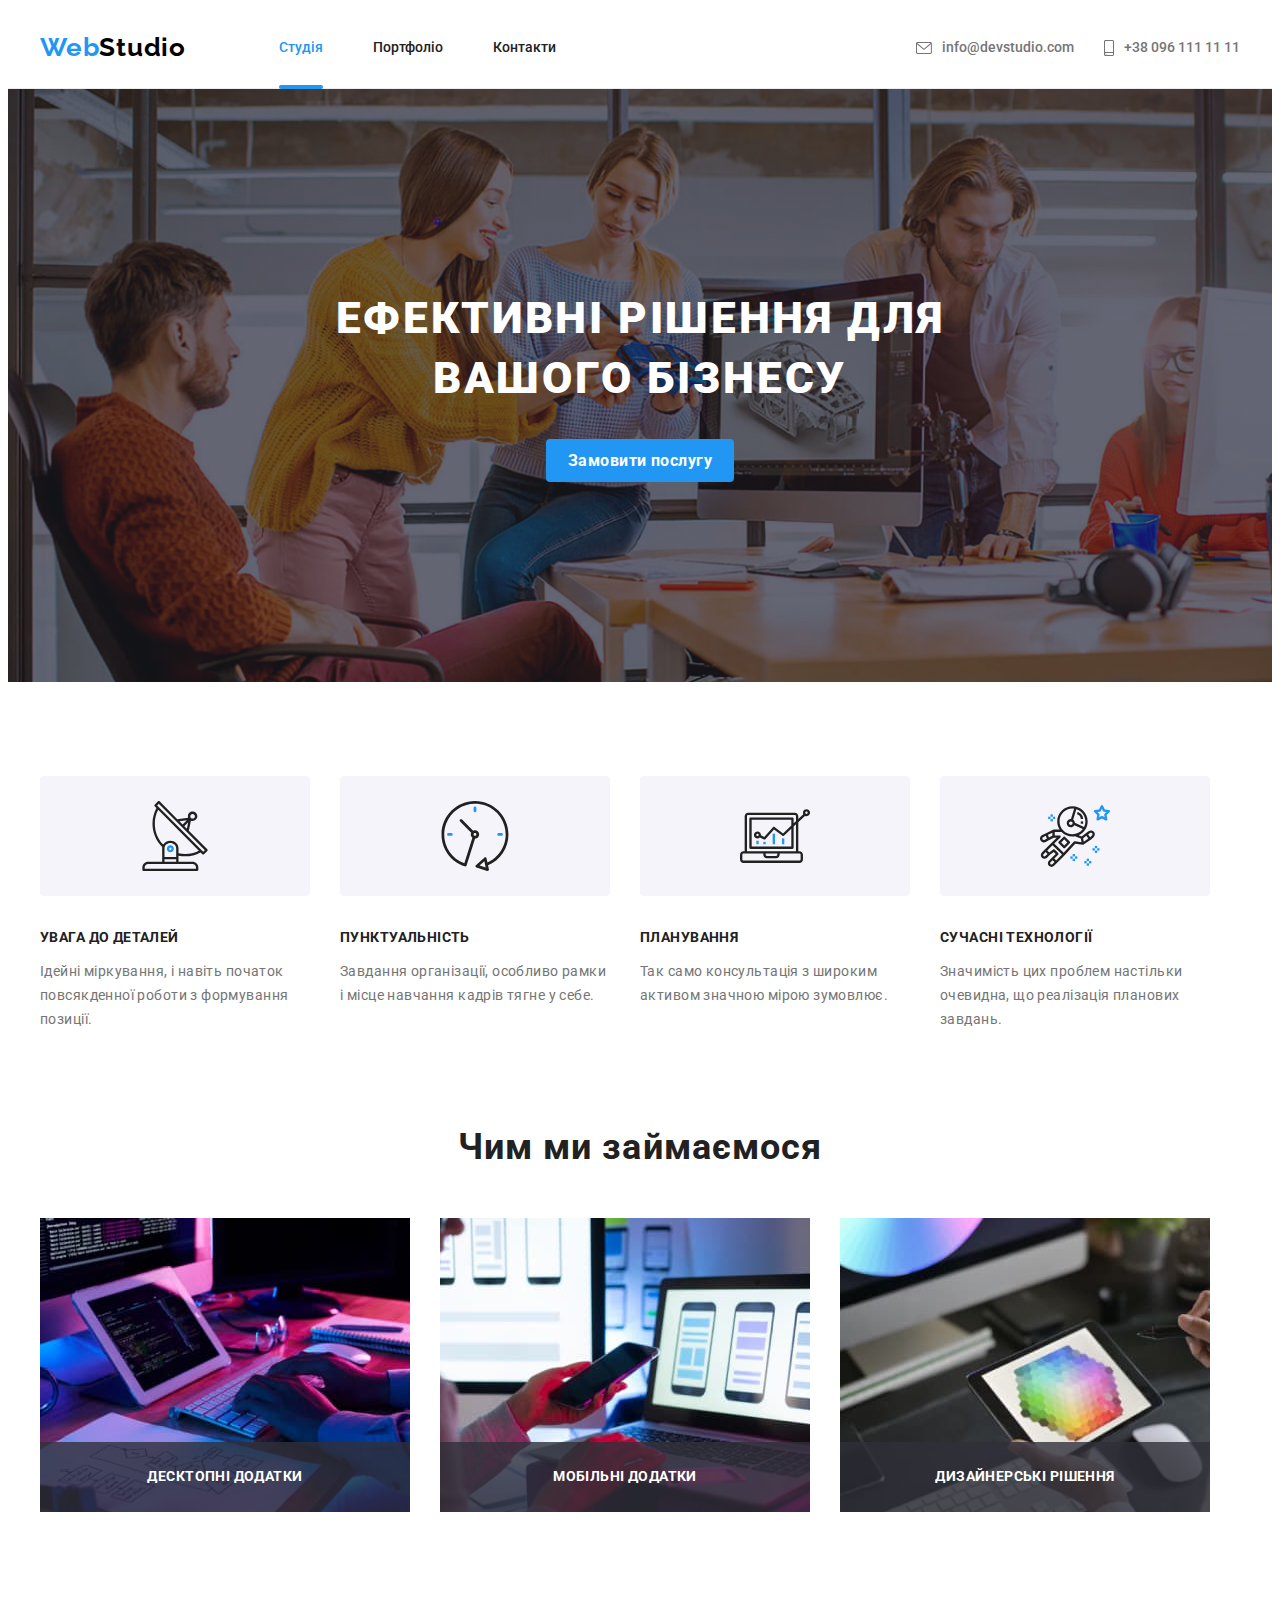
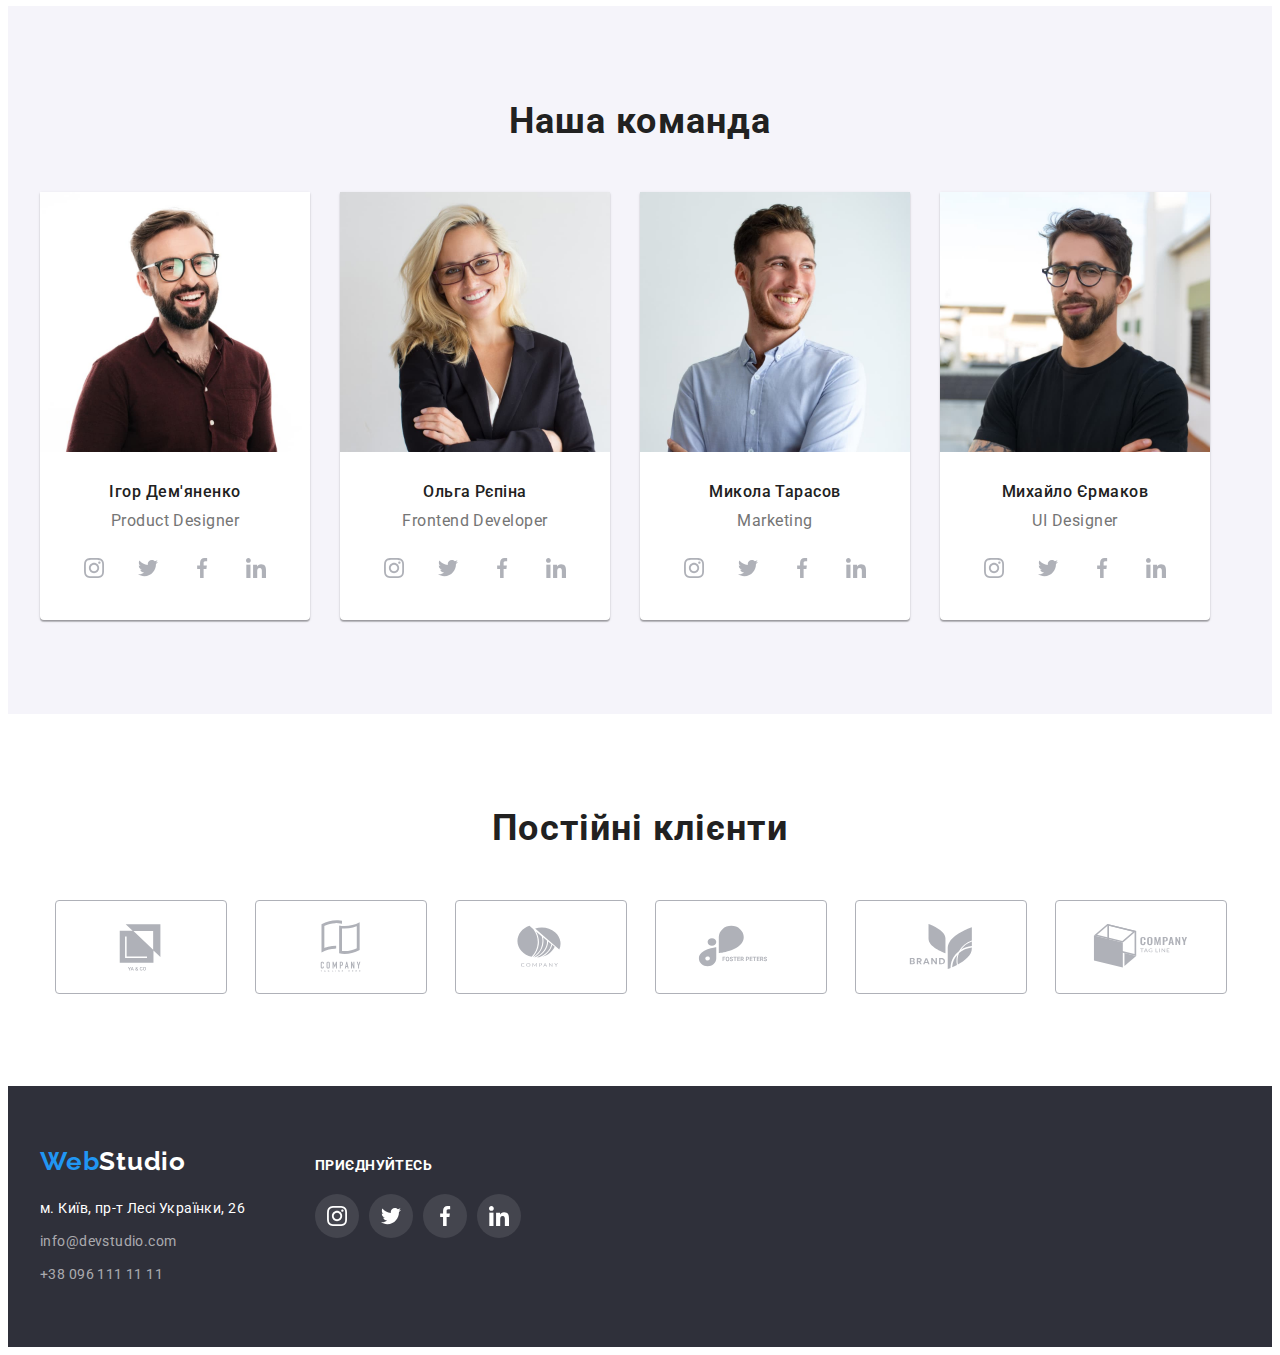
<file: index.html>
<!DOCTYPE html>
<html lang="en">
  <head>
    <meta charset="UTF-8" />
    <meta http-equiv="X-UA-Compatible" content="IE=edge" />
    <meta name="viewport" content="width=device-width, initial-scale=1.0" />
    <link rel="preconnect" href="https://fonts.googleapis.com" />
    <link rel="preconnect" href="https://fonts.gstatic.com" crossorigin />
    <link
      href="https://fonts.googleapis.com/css2?family=Raleway:wght@700&family=Roboto:wght@400;500;700;900&display=swap"
      rel="stylesheet"
    />
    <link
      rel="stylesheet"
      href="https://cdnjs.cloudflare.com/ajax/libs/modern-normalize/1.1.0/modern-normalize.min.css"
      integrity="sha512-wpPYUAdjBVSE4KJnH1VR1HeZfpl1ub8YT/NKx4PuQ5NmX2tKuGu6U/JRp5y+Y8XG2tV+wKQpNHVUX03MfMFn9Q=="
      crossorigin="anonymous"
      referrerpolicy="no-referrer"
    />
    <link rel="stylesheet" href="./css/styles.css" />
    <title>Студія</title>
  </head>
  <body>
    <!-- Header -->
    <header>
      <div class="container container_flex">
        <nav class="navigation">
          <a class="logo link" href="/"
            ><span class="logo_span">Web</span>Studio</a
          >
          <ul class="menu list">
            <li class="menu_item">
              <a class="menu_link link current" href="#studio">Студія</a>
            </li>
            <li class="menu_item">
              <a class="menu_link link" href="./portfolio.html">Портфоліо</a>
            </li>
            <li class="menu_item">
              <a class="menu_link link" href="#contact">Контакти</a>
            </li>
          </ul>
        </nav>
        <ul class="contacts list">
          <li class="contacts_item">
            <a class="contacts_link link" href="mailto:info@devstudio.com"
              ><svg
                class="contacts_img"
                width="16"
                height="12"
                aria-label="пошта"
              >
                <use href="./images/icons.svg#icon-mail"></use>
              </svg>
              info@devstudio.com</a
            >
          </li>
          <li class="contacts_item">
            <a class="contacts_link link" href="tel:+380961111111"
              ><svg
                class="contacts_img"
                width="10"
                height="16"
                aria-label="пошта"
              >
                <use href="./images/icons.svg#icon-smartphone"></use>
              </svg>
              +38 096 111 11 11</a
            >
          </li>
        </ul>
      </div>
    </header>

    <main>
      <!-- Offer -->
      <section class="hero">
        <div class="container">
          <h1 class="hero_title">Ефективні рішення для вашого бізнесу</h1>
          <button class="hero_btn" type="button" data-modal-open>
            Замовити послугу
          </button>
        </div>
      </section>

      <!-- Advantages -->

      <section class="section">
        <div class="container">
          <h2 class="visually-hidden">Наші переваги</h2>
          <ul class="ad_list list">
            <li class="list_item">
              <div class="svg_block">
                <svg class="list_item_icon" width="70" height="70">
                  <use href="./images/icons.svg#icon-antenna"></use>
                </svg>
              </div>

              <h3 class="advantages_title">УВАГА ДО ДЕТАЛЕЙ</h3>
              <p class="advantages_text">
                Ідейні міркування, і навіть початок повсякденної роботи з
                формування позиції.
              </p>
            </li>
            <li class="list_item">
              <div class="svg_block">
                <svg class="list_item_icon" width="70" height="70">
                  <use href="./images/icons.svg#icon-clock"></use>
                </svg>
              </div>
              <h3 class="advantages_title">ПУНКТУАЛЬНІСТЬ</h3>
              <p class="advantages_text">
                Завдання організації, особливо рамки і місце навчання кадрів
                тягне у себе.
              </p>
            </li>
            <li class="list_item">
              <div class="svg_block">
                <svg class="list_item_icon" width="70" height="70">
                  <use href="./images/icons.svg#icon-diagram"></use>
                </svg>
              </div>
              <h3 class="advantages_title">ПЛАНУВАННЯ</h3>
              <p class="advantages_text">
                Так само консультація з широким активом значною мірою зумовлює.
              </p>
            </li>
            <li class="list_item">
              <div class="svg_block">
                <svg class="list_item_icon" width="70" height="70">
                  <use href="./images/icons.svg#icon-astronaut"></use>
                </svg>
              </div>
              <h3 class="advantages_title">СУЧАСНІ ТЕХНОЛОГІЇ</h3>
              <p class="advantages_text">
                Значимість цих проблем настільки очевидна, що реалізація
                планових завдань.
              </p>
            </li>
          </ul>
        </div>
      </section>

      <!-- Work -->

      <section class="work section">
        <div class="container">
          <h2 class="work_title">Чим ми займаємося</h2>
          <ul class="work_img list">
            <li class="work_img_item">
              <div class="work_text">
                <img
                  width="370"
                  height="294"
                  src="images/box_1.jpg"
                  alt="coding"
                />
                <p class="work_text_overlay">Десктопні додатки</p>
              </div>
            </li>
            <li class="work_img_item">
              <div class="work_text">
                <img
                  width="370"
                  height="294"
                  src="images/box_2.jpg"
                  alt="connecting"
                />
                <p class="work_text_overlay">Мобільні додатки</p>
              </div>
            </li>
            <li class="work_img_item">
              <div class="work_text">
                <img
                  width="370"
                  height="294"
                  src="images/box_3.jpg"
                  alt="designing"
                />
                <p class="work_text_overlay">Дизайнерські рішення</p>
              </div>
            </li>
          </ul>
        </div>
      </section>
      <!-- Our team -->

      <section class="team section">
        <div class="container">
          <h2 class="team_header">Наша команда</h2>
          <ul class="team_cards list">
            <li class="team_item">
              <img width="270" height="260" src="images/img_1.jpg" alt="Igor" />
              <div class="team_item_text">
                <h3 class="team_cards_title">Ігор Дем'яненко</h3>
                <p class="team_cards_text">Product Designer</p>

                <ul class="socials list">
                  <li class="socials_item">
                    <a class="socials_link" href="">
                      <svg class="team_cards_icon" width="20" height="20">
                        <use href="./images/icons.svg#icon-instagram"></use>
                      </svg>
                    </a>
                  </li>
                  <li class="socials_item">
                    <a class="socials_link" href="">
                      <svg class="team_cards_icon" width="20" height="20">
                        <use href="./images/icons.svg#icon-twitter"></use>
                      </svg>
                    </a>
                  </li>
                  <li class="socials_item">
                    <a class="socials_link" href="">
                      <svg class="team_cards_icon" width="20" height="20">
                        <use href="./images/icons.svg#icon-facebook"></use>
                      </svg>
                    </a>
                  </li>
                  <li class="socials_item">
                    <a class="socials_link" href="">
                      <svg class="team_cards_icon" width="20" height="20">
                        <use href="./images/icons.svg#icon-linkedin"></use>
                      </svg>
                    </a>
                  </li>
                </ul>
              </div>
            </li>
            <li class="team_item">
              <img width="270" height="260" src="images/img_2.jpg" alt="Olga" />
              <div class="team_item_text">
                <h3 class="team_cards_title">Ольга Рєпіна</h3>
                <p class="team_cards_text">Frontend Developer</p>

                <ul class="socials list">
                  <li class="socials_item">
                    <a class="socials_link" href="">
                      <svg class="team_cards_icon" width="20" height="20">
                        <use href="./images/icons.svg#icon-instagram"></use>
                      </svg>
                    </a>
                  </li>
                  <li class="socials_item">
                    <a class="socials_link" href="">
                      <svg class="team_cards_icon" width="20" height="20">
                        <use href="./images/icons.svg#icon-twitter"></use>
                      </svg>
                    </a>
                  </li>
                  <li class="socials_item">
                    <a class="socials_link" href="">
                      <svg class="team_cards_icon" width="20" height="20">
                        <use href="./images/icons.svg#icon-facebook"></use>
                      </svg>
                    </a>
                  </li>
                  <li class="socials_item">
                    <a class="socials_link" href="">
                      <svg class="team_cards_icon" width="20" height="20">
                        <use href="./images/icons.svg#icon-linkedin"></use>
                      </svg>
                    </a>
                  </li>
                </ul>
              </div>
            </li>
            <li class="team_item">
              <img
                width="270"
                height="260"
                src="images/img_3.jpg"
                alt="Mykola"
              />
              <div class="team_item_text">
                <h3 class="team_cards_title">Микола Тарасов</h3>
                <p class="team_cards_text">Marketing</p>

                <ul class="socials list">
                  <li class="socials_item">
                    <a class="socials_link" href="">
                      <svg class="team_cards_icon" width="20" height="20">
                        <use href="./images/icons.svg#icon-instagram"></use>
                      </svg>
                    </a>
                  </li>
                  <li class="socials_item">
                    <a class="socials_link" href="">
                      <svg class="team_cards_icon" width="20" height="20">
                        <use href="./images/icons.svg#icon-twitter"></use>
                      </svg>
                    </a>
                  </li>
                  <li class="socials_item">
                    <a class="socials_link" href="">
                      <svg class="team_cards_icon" width="20" height="20">
                        <use href="./images/icons.svg#icon-facebook"></use>
                      </svg>
                    </a>
                  </li>
                  <li class="socials_item">
                    <a class="socials_link" href="">
                      <svg class="team_cards_icon" width="20" height="20">
                        <use href="./images/icons.svg#icon-linkedin"></use>
                      </svg>
                    </a>
                  </li>
                </ul>
              </div>
            </li>
            <li class="team_item">
              <img
                width="270"
                height="260"
                src="images/img_4.jpg"
                alt="Myhaiol"
              />
              <div class="team_item_text">
                <h3 class="team_cards_title">Михайло Єрмаков</h3>
                <p class="team_cards_text">UI Designer</p>

                <ul class="socials list">
                  <li class="socials_item">
                    <a class="socials_link" href="">
                      <svg class="team_cards_icon" width="20" height="20">
                        <use href="./images/icons.svg#icon-instagram"></use>
                      </svg>
                    </a>
                  </li>
                  <li class="socials_item">
                    <a class="socials_link" href="">
                      <svg class="team_cards_icon" width="20" height="20">
                        <use href="./images/icons.svg#icon-twitter"></use>
                      </svg>
                    </a>
                  </li>
                  <li class="socials_item">
                    <a class="socials_link" href="">
                      <svg class="team_cards_icon" width="20" height="20">
                        <use href="./images/icons.svg#icon-facebook"></use>
                      </svg>
                    </a>
                  </li>
                  <li class="socials_item">
                    <a class="socials_link" href="">
                      <svg class="team_cards_icon" width="20" height="20">
                        <use href="./images/icons.svg#icon-linkedin"></use>
                      </svg>
                    </a>
                  </li>
                </ul>
              </div>
            </li>
          </ul>
        </div>
      </section>

      <!-- Clients -->

      <section class="clients section">
        <div class="container">
          <h2 class="clients_title">Постійні клієнти</h2>
          <ul class="container_list list">
            <li class="container_list_item">
              <a href="" class="clients_list_link">
                <svg
                  class="clients_list_icon"
                  width="106"
                  height="60"
                  aria-label="YA&CO company"
                  lang="en"
                >
                  <use href="./images/icons.svg#icon-logo_1"></use>
                </svg>
              </a>
            </li>
            <li class="container_list_item">
              <a href="" class="clients_list_link">
                <svg
                  class="clients_list_icon"
                  width="106"
                  height="60"
                  aria-label="Tagline here company"
                  lang="en"
                >
                  <use href="./images/icons.svg#icon-logo_2"></use>
                </svg>
              </a>
            </li>
            <li class="container_list_item">
              <a href="" class="clients_list_link">
                <svg
                  class="clients_list_icon"
                  width="106"
                  height="60"
                  aria-label="Company"
                  lang="en"
                >
                  <use href="./images/icons.svg#icon-logo_3"></use>
                </svg>
              </a>
            </li>
            <li class="container_list_item">
              <a href="" class="clients_list_link">
                <svg
                  class="clients_list_icon"
                  width="106"
                  height="60"
                  aria-label="Foster Peters company"
                  lang="en"
                >
                  <use href="./images/icons.svg#icon-logo_4"></use>
                </svg>
              </a>
            </li>
            <li class="container_list_item">
              <a href="" class="clients_list_link">
                <svg
                  class="clients_list_icon"
                  width="106"
                  height="60"
                  aria-label="Brand company"
                  lang="en"
                >
                  <use href="./images/icons.svg#icon-logo_5"></use>
                </svg>
              </a>
            </li>
            <li class="container_list_item">
              <a href="" class="clients_list_link">
                <svg
                  class="clients_list_icon"
                  width="106"
                  height="60"
                  aria-label="Tag Line company"
                  lang="en"
                >
                  <use href="./images/icons.svg#icon-logo_6"></use>
                </svg>
              </a>
            </li>
          </ul>
        </div>
      </section>
    </main>
    <!-- Footer -->

    <footer>
      <div class="container">
        <div class="main_footer">
          <div class="footer_left">
            <a class="f_logo link" href="/"
              ><span class="logo_span">Web</span>Studio</a
            >
            <address>
              <ul class="f_contacts list">
                <li class="f_contacts_item">
                  <a
                    class="address_contacts adr link"
                    href="https://www.google.com.ua/maps/place/%D0%B1%D1%83%D0%BB%D1%8C%D0%B2%D0%B0%D1%80+%D0%9B%D0%B5%D1%81%D1%96+%D0%A3%D0%BA%D1%80%D0%B0%D1%97%D0%BD%D0%BA%D0%B8,+26,+%D0%9A%D0%B8%D1%97%D0%B2,+02000/@50.4265807,30.5361971,17z/data=!3m1!4b1!4m5!3m4!1s0x40d4cf0e033ecbe9:0x57a4dffefec77da0!8m2!3d50.4265807!4d30.5383858"
                    target="”_blank”"
                    >м. Київ, пр-т Лесі Українки, 26</a
                  >
                </li>
                <li class="f_contacts_item">
                  <a
                    class="address_contacts link"
                    href="mailto:info@devstudio.com"
                    >info@devstudio.com</a
                  >
                </li>
                <li class="f_contacts_item">
                  <a class="address_contacts link" href="tel:+380961111111"
                    >+38 096 111 11 11</a
                  >
                </li>
              </ul>
            </address>
          </div>
          <div class="footer_right">
            <h3 class="footer_subtitle">приєднуйтесь</h3>
            <ul class="footer_socials list">
              <li class="footer_socials_item">
                <a class="footer_socials_link" href="">
                  <svg class="footer_socials_icon" width="20" height="20">
                    <use href="./images/icons.svg#icon-instagram"></use>
                  </svg>
                </a>
              </li>
              <li class="footer_socials_item">
                <a class="footer_socials_link" href="">
                  <svg class="footer_socials_icon" width="20" height="20">
                    <use href="./images/icons.svg#icon-twitter"></use>
                  </svg>
                </a>
              </li>
              <li class="footer_socials_item">
                <a class="footer_socials_link" href="">
                  <svg class="footer_socials_icon" width="20" height="20">
                    <use href="./images/icons.svg#icon-facebook"></use>
                  </svg>
                </a>
              </li>
              <li class="footer_socials_item">
                <a class="footer_socials_link" href="">
                  <svg class="footer_socials_icon" width="20" height="20">
                    <use href="./images/icons.svg#icon-linkedin"></use>
                  </svg>
                </a>
              </li>
            </ul>
          </div>
        </div>
      </div>
    </footer>
    <div class="backdrop is-hidden" data-modal>
      <div class="backdrop_modal">
        <button type="button" class="backdrop_modal_btn" data-modal-close>
          <svg class="backdrop_modal_close" width="18" height="18">
            <use href="./images/icons.svg#icon-close"></use>
          </svg>
        </button>
      </div>
    </div>
    <script src="./js/modal.js"></script>
  </body>
</html>
</file>
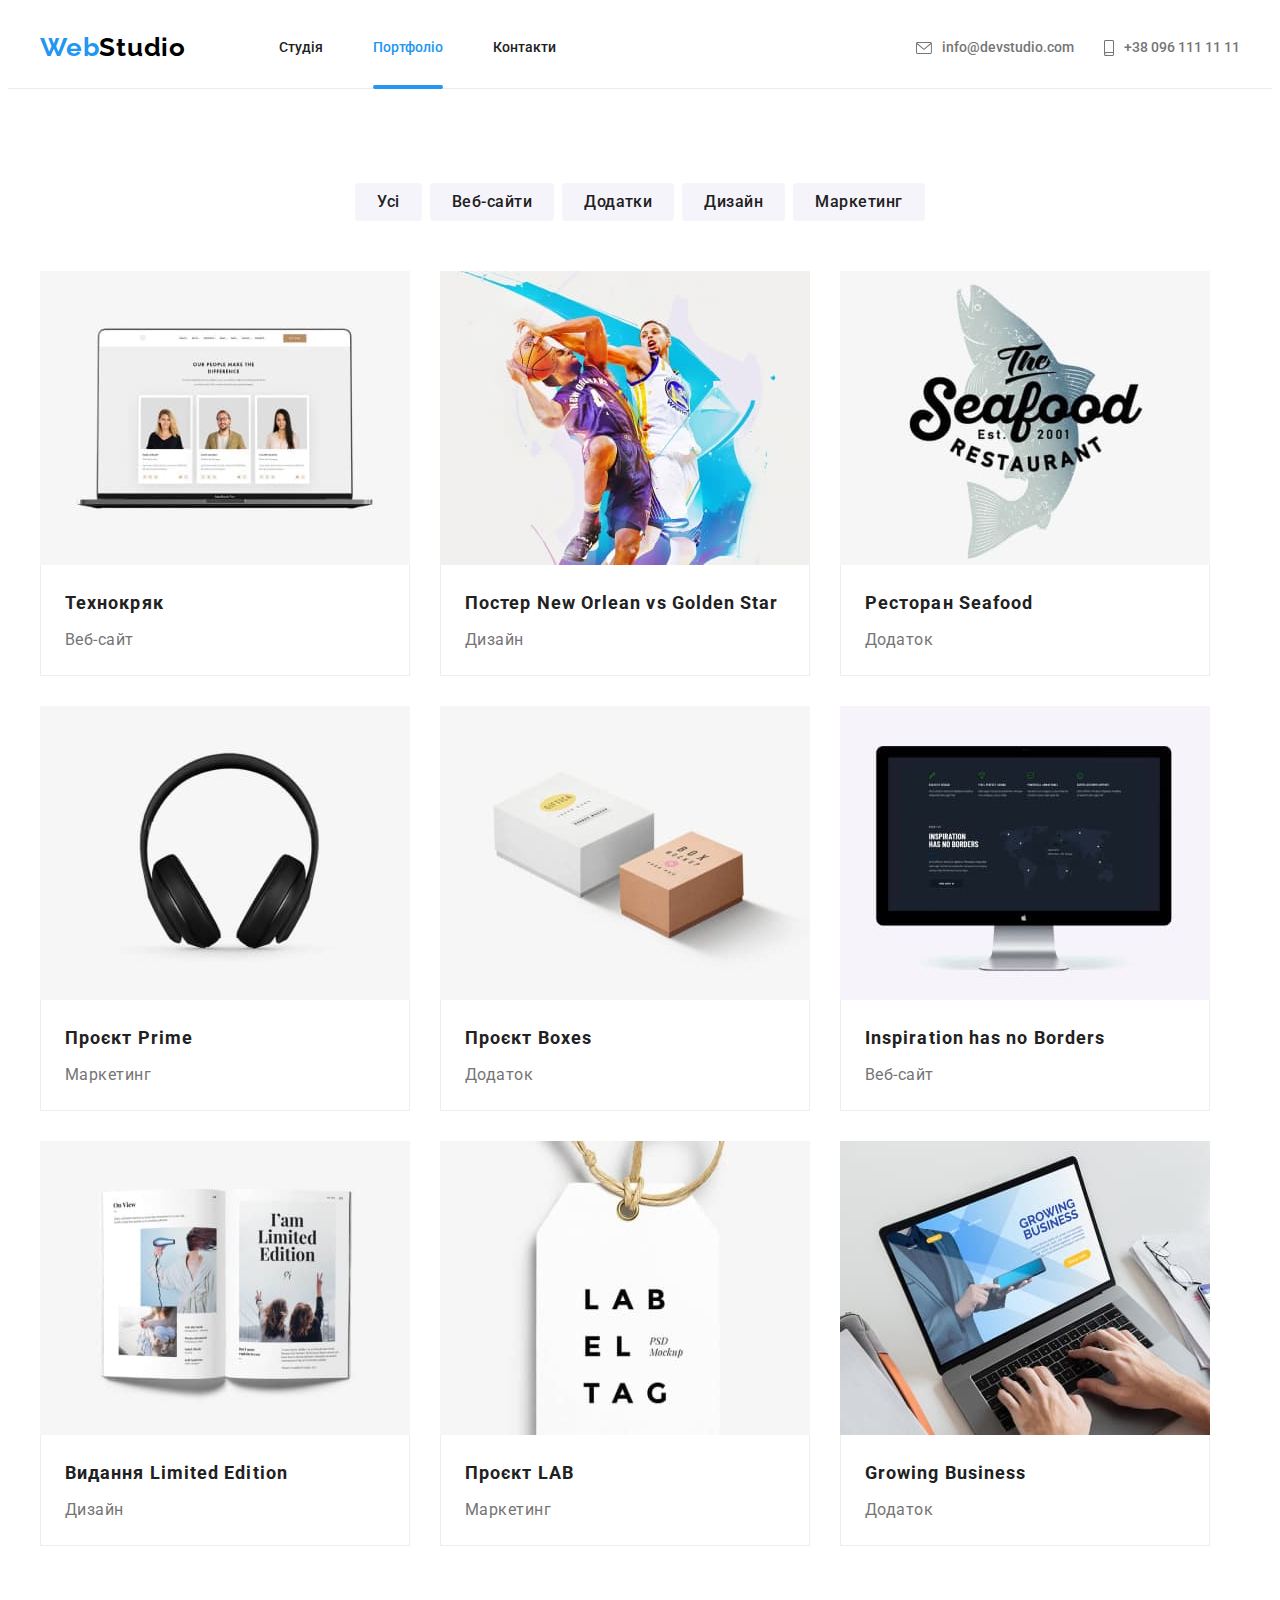
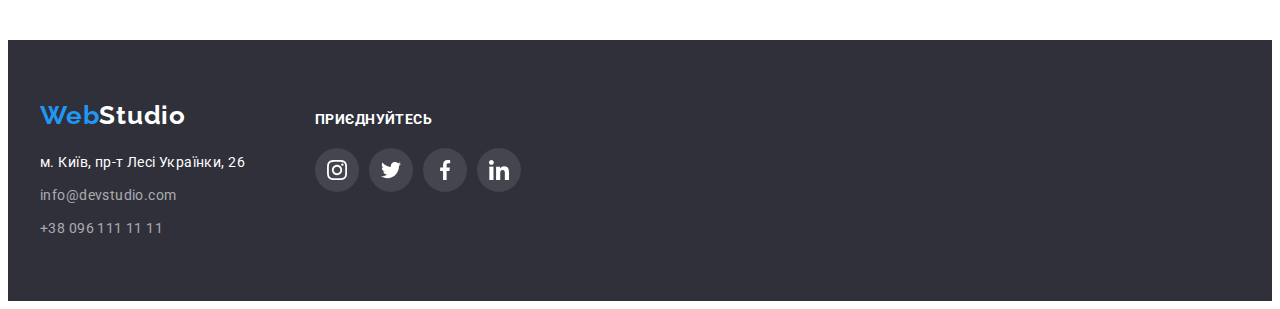
<file: portfolio.html>
<!DOCTYPE html>
<html lang="en">
  <head>
    <meta charset="UTF-8" />
    <meta http-equiv="X-UA-Compatible" content="IE=edge" />
    <meta name="viewport" content="width=device-width, initial-scale=1.0" />
    <link rel="preconnect" href="https://fonts.googleapis.com" />
    <link rel="preconnect" href="https://fonts.gstatic.com" crossorigin />
    <link
      href="https://fonts.googleapis.com/css2?family=Raleway:wght@700&family=Roboto:wght@400;500;700;900&display=swap"
      rel="stylesheet"
    />
    <link
      rel="stylesheet"
      href="https://cdnjs.cloudflare.com/ajax/libs/modern-normalize/1.1.0/modern-normalize.min.css"
      integrity="sha512-wpPYUAdjBVSE4KJnH1VR1HeZfpl1ub8YT/NKx4PuQ5NmX2tKuGu6U/JRp5y+Y8XG2tV+wKQpNHVUX03MfMFn9Q=="
      crossorigin="anonymous"
      referrerpolicy="no-referrer"
    />
    <link rel="stylesheet" href="./css/styles.css" />
    <title>Портфоліо</title>
  </head>
  <body>
    <!-- Header -->
    <header>
      <div class="container container_flex">
        <nav class="navigation">
          <a class="logo link" href="/"
            ><span class="logo_span">Web</span>Studio</a
          >
          <ul class="menu list">
            <li class="menu_item">
              <a class="menu_link link" href="./index.html">Студія</a>
            </li>
            <li class="menu_item">
              <a class="menu_link link current" href="#portfolio">Портфоліо</a>
            </li>
            <li class="menu_item">
              <a class="menu_link link" href="#contact">Контакти</a>
            </li>
          </ul>
        </nav>
        <ul class="contacts list">
          <li class="contacts_item">
            <a class="contacts_link link" href="mailto:info@devstudio.com"
              ><svg
                class="contacts_img"
                width="16"
                height="12"
                aria-label="пошта"
              >
                <use href="./images/icons.svg#icon-mail"></use>
              </svg>
              info@devstudio.com</a
            >
          </li>
          <li class="contacts_item">
            <a class="contacts_link link" href="tel:+380961111111"
              ><svg
                class="contacts_img"
                width="10"
                height="16"
                aria-label="пошта"
              >
                <use href="./images/icons.svg#icon-smartphone"></use>
              </svg>
              +38 096 111 11 11</a
            >
          </li>
        </ul>
      </div>
    </header>

    <main>
      <!-- Buttons -->
      <section class="section">
        <div class="container">
          <h1 class="visually-hidden">Some content</h1>
          <ul class="buttons list">
            <li class="buttons_item">
              <button class="buttons_btn" type="button">Усі</button>
            </li>
            <li class="buttons_item">
              <button class="buttons_btn" type="button">Веб-сайти</button>
            </li>
            <li class="buttons_item">
              <button class="buttons_btn" type="button">Додатки</button>
            </li>
            <li class="buttons_item">
              <button class="buttons_btn" type="button">Дизайн</button>
            </li>
            <li class="buttons_item">
              <button class="buttons_btn" type="button">Маркетинг</button>
            </li>
          </ul>

          <!-- Cards -->

          <ul class="cards list">
            <li class="cards_item">
              <a href="" class="cards_item_link link">
                <div class="cards_underline">
                  <img
                    width="370"
                    height="294"
                    src="images/img_2_1.jpg"
                    alt="#"
                  />
                  <p class="overlay">
                    Ресурс пропонує комплексні пропозиції з різним рівнем
                    функціоналу та сервісів. Все це дозволить відвідувачу
                    отримати вичерпні відомості про компанію чи приватну особу.
                  </p>
                </div>

                <div class="cards_title_class">
                  <h2 class="cards_title">Технокряк</h2>
                  <p class="cards_text">Веб-сайт</p>
                </div>
              </a>
            </li>
            <li class="cards_item">
              <a href="" class="cards_item_link link">
                <div class="cards_underline">
                  <p class="overlay">
                    Ресурс пропонує комплексні пропозиції з різним рівнем
                    функціоналу та сервісів. Все це дозволить відвідувачу
                    отримати вичерпні відомості про компанію чи приватну особу.
                  </p>
                  <img
                    width="370"
                    height="294"
                    src="images/img_2.2.jpg"
                    alt="#"
                  />
                </div>

                <div class="cards_title_class">
                  <h2 class="cards_title">Постер New Orlean vs Golden Star</h2>
                  <p class="cards_text">Дизайн</p>
                </div>
              </a>
            </li>
            <li class="cards_item">
              <a href="" class="cards_item_link link">
                <div class="cards_underline">
                  <p class="overlay">
                    Ресурс пропонує комплексні пропозиції з різним рівнем
                    функціоналу та сервісів. Все це дозволить відвідувачу
                    отримати вичерпні відомості про компанію чи приватну особу.
                  </p>
                  <img
                    width="370"
                    height="294"
                    src="images/img_2.3.jpg"
                    alt="#"
                  />
                </div>
                <div class="cards_title_class">
                  <h2 class="cards_title">Ресторан Seafood</h2>
                  <p class="cards_text">Додаток</p>
                </div>
              </a>
            </li>
            <li class="cards_item">
              <a href="" class="cards_item_link link">
                <div class="cards_underline">
                  <p class="overlay">
                    Ресурс пропонує комплексні пропозиції з різним рівнем
                    функціоналу та сервісів. Все це дозволить відвідувачу
                    отримати вичерпні відомості про компанію чи приватну особу.
                  </p>
                  <img
                    width="370"
                    height="294"
                    src="images/img_2.4.jpg"
                    alt="#"
                  />
                </div>
                <div class="cards_title_class">
                  <h2 class="cards_title">Проєкт Prime</h2>
                  <p class="cards_text">Маркетинг</p>
                </div>
              </a>
            </li>
            <li class="cards_item">
              <a href="" class="cards_item_link link">
                <div class="cards_underline">
                  <p class="overlay">
                    Ресурс пропонує комплексні пропозиції з різним рівнем
                    функціоналу та сервісів. Все це дозволить відвідувачу
                    отримати вичерпні відомості про компанію чи приватну особу.
                  </p>
                  <img
                    width="370"
                    height="294"
                    src="images/img_2.5.jpg"
                    alt="#"
                  />
                </div>
                <div class="cards_title_class">
                  <h2 class="cards_title">Проєкт Boxes</h2>
                  <p class="cards_text">Додаток</p>
                </div>
              </a>
            </li>
            <li class="cards_item">
              <a href="" class="cards_item_link link">
                <div class="cards_underline">
                  <p class="overlay">
                    Ресурс пропонує комплексні пропозиції з різним рівнем
                    функціоналу та сервісів. Все це дозволить відвідувачу
                    отримати вичерпні відомості про компанію чи приватну особу.
                  </p>
                  <img
                    width="370"
                    height="294"
                    src="images/img_2.6.jpg"
                    alt="#"
                  />
                </div>
                <div class="cards_title_class">
                  <h2 class="cards_title">Inspiration has no Borders</h2>
                  <p class="cards_text">Веб-сайт</p>
                </div>
              </a>
            </li>
            <li class="cards_item">
              <a href="" class="cards_item_link link">
                <div class="cards_underline">
                  <p class="overlay">
                    Ресурс пропонує комплексні пропозиції з різним рівнем
                    функціоналу та сервісів. Все це дозволить відвідувачу
                    отримати вичерпні відомості про компанію чи приватну особу.
                  </p>
                  <img
                    width="370"
                    height="294"
                    src="images/img_2.7.jpg"
                    alt="#"
                  />
                </div>
                <div class="cards_title_class">
                  <h2 class="cards_title">Видання Limited Edition</h2>
                  <p class="cards_text">Дизайн</p>
                </div>
              </a>
            </li>
            <li class="cards_item">
              <a href="" class="cards_item_link link">
                <div class="cards_underline">
                  <p class="overlay">
                    Ресурс пропонує комплексні пропозиції з різним рівнем
                    функціоналу та сервісів. Все це дозволить відвідувачу
                    отримати вичерпні відомості про компанію чи приватну особу.
                  </p>
                  <img
                    width="370"
                    height="294"
                    src="images/img_2.8.jpg"
                    alt="#"
                  />
                </div>
                <div class="cards_title_class">
                  <h2 class="cards_title">Проєкт LAB</h2>
                  <p class="cards_text">Маркетинг</p>
                </div>
              </a>
            </li>
            <li class="cards_item">
              <a href="" class="cards_item_link link">
                <div class="cards_underline">
                  <img
                    width="370"
                    height="294"
                    src="images/img_2.9.jpg"
                    alt="#"
                  />
                  <p class="overlay">
                    Ресурс пропонує комплексні пропозиції з різним рівнем
                    функціоналу та сервісів. Все це дозволить відвідувачу
                    отримати вичерпні відомості про компанію чи приватну особу.
                  </p>
                </div>
                <div class="cards_title_class">
                  <h2 class="cards_title">Growing Business</h2>
                  <p class="cards_text">Додаток</p>
                </div>
              </a>
            </li>
          </ul>
        </div>
      </section>
    </main>

    <!-- Footer -->
    <footer>
      <div class="container">
        <div class="main_footer">
          <div class="footer_left">
            <a class="f_logo link" href="/"
              ><span class="logo_span">Web</span>Studio</a
            >
            <address>
              <ul class="f_contacts list">
                <li class="f_contacts_item">
                  <a
                    class="address_contacts adr link"
                    href="https://www.google.com.ua/maps/place/%D0%B1%D1%83%D0%BB%D1%8C%D0%B2%D0%B0%D1%80+%D0%9B%D0%B5%D1%81%D1%96+%D0%A3%D0%BA%D1%80%D0%B0%D1%97%D0%BD%D0%BA%D0%B8,+26,+%D0%9A%D0%B8%D1%97%D0%B2,+02000/@50.4265807,30.5361971,17z/data=!3m1!4b1!4m5!3m4!1s0x40d4cf0e033ecbe9:0x57a4dffefec77da0!8m2!3d50.4265807!4d30.5383858"
                    target="”_blank”"
                    >м. Київ, пр-т Лесі Українки, 26</a
                  >
                </li>
                <li class="f_contacts_item">
                  <a
                    class="address_contacts link"
                    href="mailto:info@devstudio.com"
                    >info@devstudio.com</a
                  >
                </li>
                <li class="f_contacts_item">
                  <a class="address_contacts link" href="tel:+380961111111"
                    >+38 096 111 11 11</a
                  >
                </li>
              </ul>
            </address>
          </div>
          <div class="footer_right">
            <h3 class="footer_subtitle">приєднуйтесь</h3>
            <ul class="footer_socials list">
              <li class="footer_socials_item">
                <a class="footer_socials_link" href="">
                  <svg class="footer_socials_icon" width="20" height="20">
                    <use href="./images/icons.svg#icon-instagram"></use>
                  </svg>
                </a>
              </li>
              <li class="footer_socials_item">
                <a class="footer_socials_link" href="">
                  <svg class="footer_socials_icon" width="20" height="20">
                    <use href="./images/icons.svg#icon-twitter"></use>
                  </svg>
                </a>
              </li>
              <li class="footer_socials_item">
                <a class="footer_socials_link" href="">
                  <svg class="footer_socials_icon" width="20" height="20">
                    <use href="./images/icons.svg#icon-facebook"></use>
                  </svg>
                </a>
              </li>
              <li class="footer_socials_item">
                <a class="footer_socials_link" href="">
                  <svg class="footer_socials_icon" width="20" height="20">
                    <use href="./images/icons.svg#icon-linkedin"></use>
                  </svg>
                </a>
              </li>
            </ul>
          </div>
        </div>
      </div>
    </footer>
  </body>
</html>
</file>
<file: css/styles.css>
/* main color #212121
additional color #757575; #fff; #F5F4FA; rgba(255, 255, 255, 0.6)
logo #000
bg #fff; #2F303A;
accent color #2196F3 */

:root{
    --main-color: #212121;
    --add-color-1: #757575;
    --add-color-2: #fff;
    --add-color-3: #F5F4FA;
    --add-color-4: rgba(255, 255, 255, 0.6);
    --logo-color: #000;
    --main-bg-color: #fff;
    --add-bg-color: #C4C4C4;
    --add-bg-color-2: #2F303A;
    --accent-color: #2196F3;
    --header-border: #ECECEC;
    --border-color: #EEEEEE;
    --icon-color: #AFB1B8;
    --icon-bg: rgba(255, 255, 255, 0.1);
    --label-bg: rgba(47, 48, 58, 0.8);
    --transition-el: 250ms cubic-bezier(0.4, 0, 0.2, 1);
    --cargs-bg: rgba(33, 150, 243, 0.9);
    --overlay: rgba(0, 0, 0, 0.2);
    --btn-border: rgba(0, 0, 0, 0.1);
}
@import url('https://fonts.googleapis.com/css2?family=Raleway:wght@700&display=swap');
@import url('https://fonts.googleapis.com/css2?family=Roboto:wght@500&display=swap');

h1,
h2,
h3,
h4,
h5,
h6,
p {
    margin-top: 0;
    margin-bottom: 0;
}

ul,
ol {
    margin-top: 0;
    margin-bottom: 0;
    padding-left: 0;
}

img {
    display: block;
    max-width: 100%;
    height: auto;
}

.list{
    list-style: none;
}
.link{
    text-decoration: none;
}
.section{
    padding-top: 94px;
    padding-bottom: 94px;
}
body{
    font-family: 'Roboto', sans-serif;
}
button{
cursor: pointer;
}
.container{
    width: 1200px;
    margin-left: auto;
    margin-right: auto;
    padding-left: 15px;
    padding-right: 15px;
}
.container_flex{
    display: flex;
    align-items: center;
    justify-content: space-between;
}

/*  Common header */

header{
    border-bottom: 1px solid var(--header-border);
}
.navigation{
    display: flex;
    align-items: center;
}
.logo{
    font-family: 'Raleway', sans-serif;
    font-weight: 700;
    color: var(--logo-color);
    font-size: 26px;
    line-height: 1.19;
    letter-spacing: 0.03em;
    padding: 24px 0 25px 0;
    margin-right: 93px;
    align-items: center;
}
.logo_span{
    color: var(--accent-color);
}
.menu{
    display: flex;
    column-gap: 50px;
}
.menu_item:not(:last-child){
    column-gap: 50px;
}
.menu_item{
    display: flex;
}
.menu_link{
    position: relative;
    padding: 32px 0;
    color: var(--main-color);
    font-size: 14px;
    line-height: 1.14;
    font-weight: 500;
    display: block;
    transition: color var(--transition-el);
}
.menu_link:hover,
.menu_link:focus{
    color: var(--accent-color);
}
.menu_link.current::after{
    position: absolute;
    content: "";
    width: 100%;
    height: 4px;
    bottom: -1px;
    left: 0;
    background: var(--accent-color);
    display: block;
    border-radius: 2px;
}
.current{
    color: var(--accent-color);
}
.contacts{
    display: flex;
}
.contacts_link{
    display: flex;
    align-items: center;
    color: var(--add-color-1);
    font-size: 14px;
    line-height: 1.14;
    font-weight: 500;
    width: 100%;
    height: 100%;
    transition: color var(--transition-el);
}
.contacts_item{
    display: flex; 
    align-items: center;
}
.contacts_img{
    margin-right: 10px;
    fill: var(--add-color-1);
    transition: fill var(--transition-el);
}
.contacts_item:first-child{
    margin-right: 30px;
}
.contacts_link:hover,
.contacts_link:focus{
    color: var(--accent-color);
}
.contacts_link:hover .contacts_img,
.contacts_link:focus .contacts_img {
    fill: var(--accent-color);
}

/* Portfolio body */

.visually-hidden {
    position: absolute;
    width: 1px;
    height: 1px;
    margin: -1px;
    border: 0;
    padding: 0;
    white-space: nowrap;
    clip-path: inset(100%);
    clip: rect(0 0 0 0);
    overflow: hidden;
}
.buttons{
    display: flex;
    align-items: center;
    justify-content: center;
    margin-bottom: 50px;
    column-gap: 8px;
}
.buttons_item:not(:last-child){
    column-gap: 8px;
}
.buttons_btn{
    color: var(--main-color);
    background-color: var(--add-color-3);
    border: none;
    font-family: 'Roboto';
    font-weight: 500;
    font-size: 16px;
    line-height: 1.63;
    text-align: center;
    letter-spacing: 0.03em;
    padding: 6px 22px;
    cursor: pointer;
    border-radius: 4px;
    transition: color var(--transition-el), background-color var(--transition-el), box-shadow var(--transition-el);
}
.buttons_btn:hover,
.buttons_btn:focus{
    color: var(--add-color-2);
    background-color: var(--accent-color);
    box-shadow: 0px 3px 1px rgba(0, 0, 0, 0.1),
    0px 1px 2px rgba(0, 0, 0, 0.08),
    0px 2px 2px rgba(0, 0, 0, 0.12);
}
.cards{
    display: flex;
    flex-wrap: wrap;
    gap: 30px;
}
.cards_title_class{
    padding: 20px 24px;
    border-left: 1px solid var(--border-color);
    border-bottom: 1px solid var(--border-color);
    border-right: 1px solid var(--border-color);
}
.cards_title{
    font-weight: 700;
    font-size: 18px;
    line-height: 2;
    letter-spacing: 0.06em;
    color: var(--main-color);
    margin-bottom: 4px;
}
.cards_text{
    font-size: 16px;
    line-height: 1.88;
    letter-spacing: 0.03em;
    color: var(--add-color-1);
    font-weight: 400;
}
.cards_item_link{
    display: block;
    transition: box-shadow var(--transition-el) ;
}
.cards_item_link:hover,
.cards_item_link:focus{
    box-shadow: 0px 1px 1px rgba(0, 0, 0, 0.12),
    0px 4px 4px rgba(40, 26, 26, 0.06),
    1px 4px 6px rgba(0, 0, 0, 0.16);
}
.cards_underline{
    position: relative;
    overflow: hidden;
}
.overlay{
    position: absolute;
    top: 0;
    left: 0;
    width: 100%;
    height: 100%;
    color: rgb(255, 255, 255);
    padding: 63px 24px;
    background-color: var(--cargs-bg);
    transform: translateY(100%);
    transition: transform var(--transition-el);
    font-weight: 400;
    font-size: 18px;
    line-height: 1.6;
    letter-spacing: 0.03em;
    
}
.cards_item_link:hover .overlay,
.cards_item_link:focus .overlay{
    transform: translateY(0%);
}
/* Common footer */

footer{
    background-color: var(--add-bg-color-2);
    padding: 60px 0;
}
.main_footer{
    display: flex;
    align-items: baseline;
}
.footer_left{
    margin-right: 70px;
}
.f_logo{
    font-family: 'Raleway',
    sans-serif;
    font-weight: 700;
    color: var(--add-color-2);
    font-size: 26px;
    line-height: 1.19;
    letter-spacing: 0.03em;
    display: block;
    margin-bottom: 20px;
}
address{
    font-style: normal;
}

.address_contacts{
    font-size: 14px;
    line-height: 1.71;
    letter-spacing: 0.03em;
    color: var(--add-color-4);
    transition: color var(--transition-el);
}
.f_contacts_item:not(:last-child){
    margin-bottom: 9px;
}
.adr{
    font-size: 14px;
    line-height: 1.71; 
    letter-spacing: 0.03em;
    color: var(--add-color-2);
}
.address_contacts:hover, 
.address_contacts:focus{
    color: var(--accent-color);
}
.footer_subtitle{
    font-weight: 700;
    font-size: 14px;
    line-height: 1.14;
    letter-spacing: 0.03em;
    text-transform: uppercase;
    color: var(--add-color-2);
    margin-bottom: 20px;
}
.footer_socials{
    display: flex;
    align-items: center;
    column-gap: 10px;
}
.footer_socials_item{
    width: 44px;
    height: 44px;
}
.footer_socials_link{
    display: flex;
    justify-content: center;
    align-items: center;
    border-radius: 50%;
    width: 100%;
    height: 100%;
    background-color: var(--icon-bg);
    transition: background-color var(--transition-el);
}

.footer_socials_icon{
    fill: var(--add-color-2);
}
.footer_socials_link:hover,
.footer_socials_link:focus{
    background-color: var(--accent-color);
}

/* Studio offer */

.hero{
    max-width: 1600px;
   background-color: var(--add-bg-color); 
   background-image: linear-gradient(rgba(47, 48, 58, 0.4), rgba(47, 48, 58, 0.4)), url(../images/Img.jpg);
   background-repeat: no-repeat;
   background-position: 50% 5   0%;
   background-size: cover;
   text-align: center;
   padding: 200px 0;
   margin: 0 auto;
}
.hero_title{
    color: var(--add-color-2);
    width: 695px;
    font-size: 44px;
    line-height: 1.36;
    margin: 0 auto 30px;
    letter-spacing: 0.06em;
    font-weight: 900;
    text-transform: uppercase;
}

.hero_btn{
    color: var(--add-color-2);
    background-color: var(--accent-color);
    border: none;
    font-family: 'Roboto';
    font-size: 16px;
    line-height: 1.98;
    letter-spacing: 0.03em;
    padding: 6px 22px;
    font-weight: 700;
    border-radius: 4px;
}

/* Advantages */

.ad_list{
    display: flex;
    column-gap: 30px;
}
.list_item{
    width: 270px;
}
.svg_block{
    width: 270px;
    height: 120px;
    background: var(--add-color-3);
    border-radius: 4px;
    display: flex;
    justify-content: center;
    align-items: center;
    margin-bottom: 30px;
}
.list_item:not(:last-child){
    column-gap: 30px;
}
.advantages_title{
    font-size: 14px;
    line-height: 1.71;
    letter-spacing: 0.03em;
    color: var(--main-color);
    font-weight: 700;
    margin-bottom: 10px;
}
.advantages_text{
   font-size: 14px;
    line-height: 1.71;
    letter-spacing: 0.03em;
    color: var(--add-color-1); 
    font-weight: 400;
}

/*  Work */

.work{
    text-align: center;
    padding-top: 0;
}
.work_img{
    display: flex;
    column-gap: 30px;
}
.work_img_item:not(:last-child){
    column-gap: 30px;
}
.work_title{
    font-size: 36px;
    line-height: 1.17;
    letter-spacing: 0.03em;
    color: var(--main-color);
    font-weight: 700;
    margin-bottom: 50px;
}
.work_text{
    position: relative;
}
.work_text_overlay{
    position: absolute;
    display: flex;
    justify-content: center;
    align-items: center;
    font-weight: 700;
    font-size: 14px;
    line-height: 1.14;
    letter-spacing: 0.03em;
    text-transform: uppercase;
    color: var(--add-color-2);
    bottom: 0;
    left: 0;
    width: 100%;
    height: 70px;
    background-color: var(--label-bg);
}
/* Our team */
.team{
    background-color: var(--add-color-3);
    text-align: center;
}
.team_header{
    font-size: 36px;
    line-height: 1.17;
    letter-spacing: 0.03em;
    color: var(--main-color);
    font-weight: 700;
    margin-bottom: 50px;
}
.team_cards{
    display: flex;
    column-gap: 30px;
}
.team_item{
    background-color: var(--add-color-2);
    column-gap: 30px;
    box-shadow: 0px 1px 3px rgba(0, 0, 0, 0.12),
    0px 1px 1px rgba(0, 0, 0, 0.14),
    0px 2px 1px rgba(0, 0, 0, 0.2);
    border-radius: 0px 0px 4px 4px;
}
.socials_item{
    width: 44px;
    height: 44px;
}
.socials_link{
    display: flex;
    justify-content: center;
    align-items: center;
    border-radius: 50%;
    width: 100%;
    height: 100%;
    background-color: transparent;
    transition: background-color var(--transition-el);
}
.socials{
    display: flex;
    align-items: center;
    justify-content: center;
    column-gap: 10px;
}
.socials_link:hover,
.socials_link:focus{
    background-color: var(--accent-color);
}
.socials_link:hover .team_cards_icon,
.socials_link:focus .team_cards_icon{
    fill: var(--add-color-2);
}
.team_item_text{
    padding: 30px 0;
}
.team_cards_icon{
    fill: var(--icon-color);
    transition: fill var(--transition-el);
}
.team_cards_title{
    font-size: 16px;
    line-height: 1.19;
    letter-spacing: 0.03em;
    color: var(--main-color);
    text-align: center;
    font-weight: 500;
    margin-bottom: 10px;
}
.team_cards_text{
    font-size: 16px;
    line-height: 1.19;
    letter-spacing: 0.03em;
    color: var(--add-color-1); 
    margin-bottom: 16px;
}

/* Clients */

.clients_title{
    font-size: 36px;
    line-height: 1.16;
    text-align: center;
    letter-spacing: 0.03em;
    color: var(--main-color);
    margin-bottom: 50px;
}
.container_list{
    display: flex;
    justify-content: center;
    align-items: center;
}
.container_list{
    column-gap: 30px;
}
.clients_list_link{
    display: flex;
    justify-content: center;
    align-items: center;
    width: 100%;
    height: 100%;
    border: 1px solid var(--icon-color);
    border-radius: 4px;
    transition: border-color var(--transition-el);
}
.clients_list_icon{
    display: flex;
    justify-content: center;
    align-items: center;
    fill: var(--icon-color);
    transition: fill var(--transition-el);
}
.container_list_item{
    width: 170px;
    height: 92px;
}
.clients_list_link:hover,
.clients_list_link:focus{
    border-color: var(--accent-color);
}
.clients_list_link:hover .clients_list_icon,
.clients_list_link:focus .clients_list_icon{
    fill: var(--accent-color);
}

/* Backdrop */

.backdrop{
    position: fixed;
    top: 0;
    left: 0;
    z-index: 100;
    width: 100%;
    height: 100%;
    background-color: var(--overlay);
    transition: opacity var(--transition-el), visibility var(--transition-el);
}
.backdrop.is-hidden{
    visibility: hidden;
    opacity: 0;
    pointer-events: none;
}
.backdrop_modal{
    position: absolute;
    width: 528px;
    height: 581px;
    top: 50%;
    left: 50%;
    transform: translate(-50%, -50%);
    background-color: var(--add-color-2);
}
.backdrop_modal_btn{
    position: absolute;
    top: 0;
    right: 0;
    margin: 8px 8px 0 0;
    display: flex;
    justify-content: center;
    align-items: center;    
    width: 30px;
    height: 30px;
    padding: 0;
    background-color: transparent;
    border: 1px solid var(--btn-border);
    border-radius: 50%;
    transition: border-color var(--transition-el);
}
.backdrop_modal_close{
    transition: fill var(--transition-el);
}
.backdrop_modal_btn:hover,
.backdrop_modal_btn:focus{
    border-color: var(--accent-color);
}
.backdrop_modal_btn:hover .backdrop_modal_close,
.backdrop_modal_btn:focus .backdrop_modal_close{
    fill: var(--accent-color);
}
</file>
